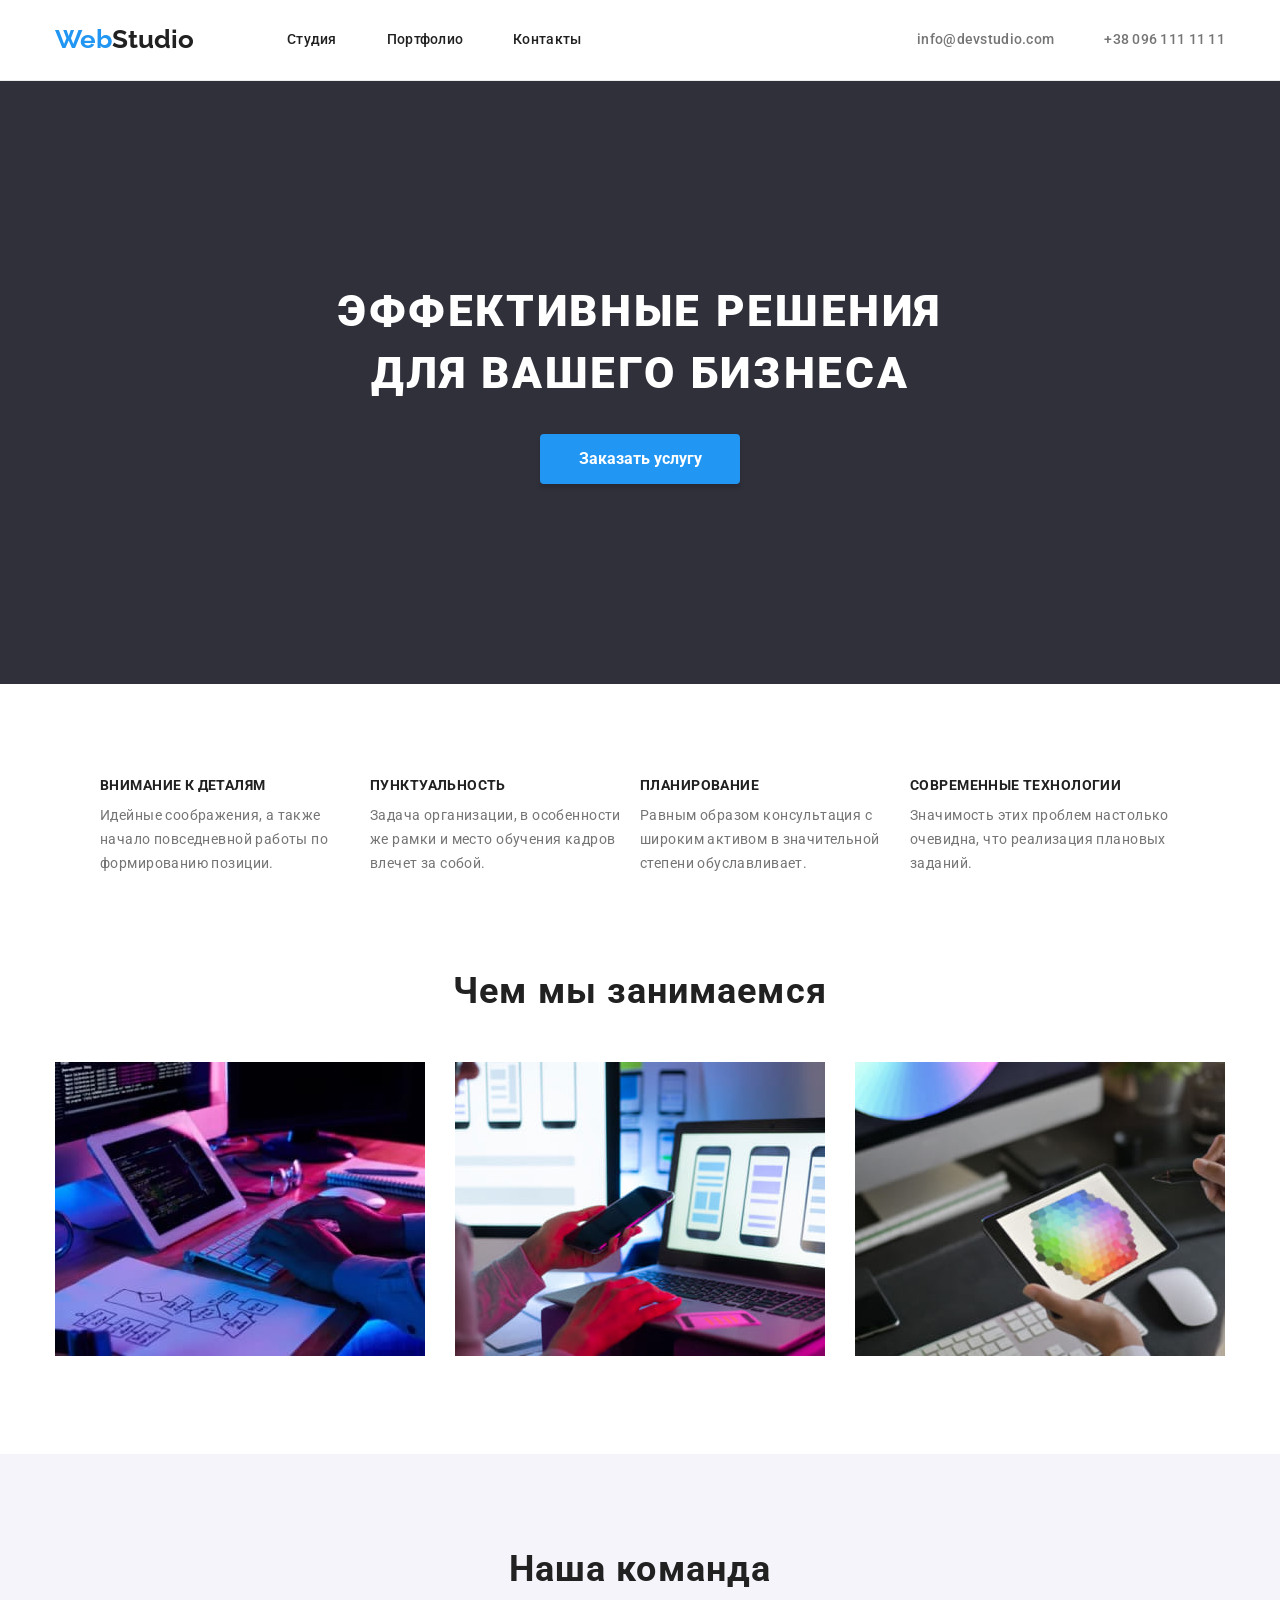
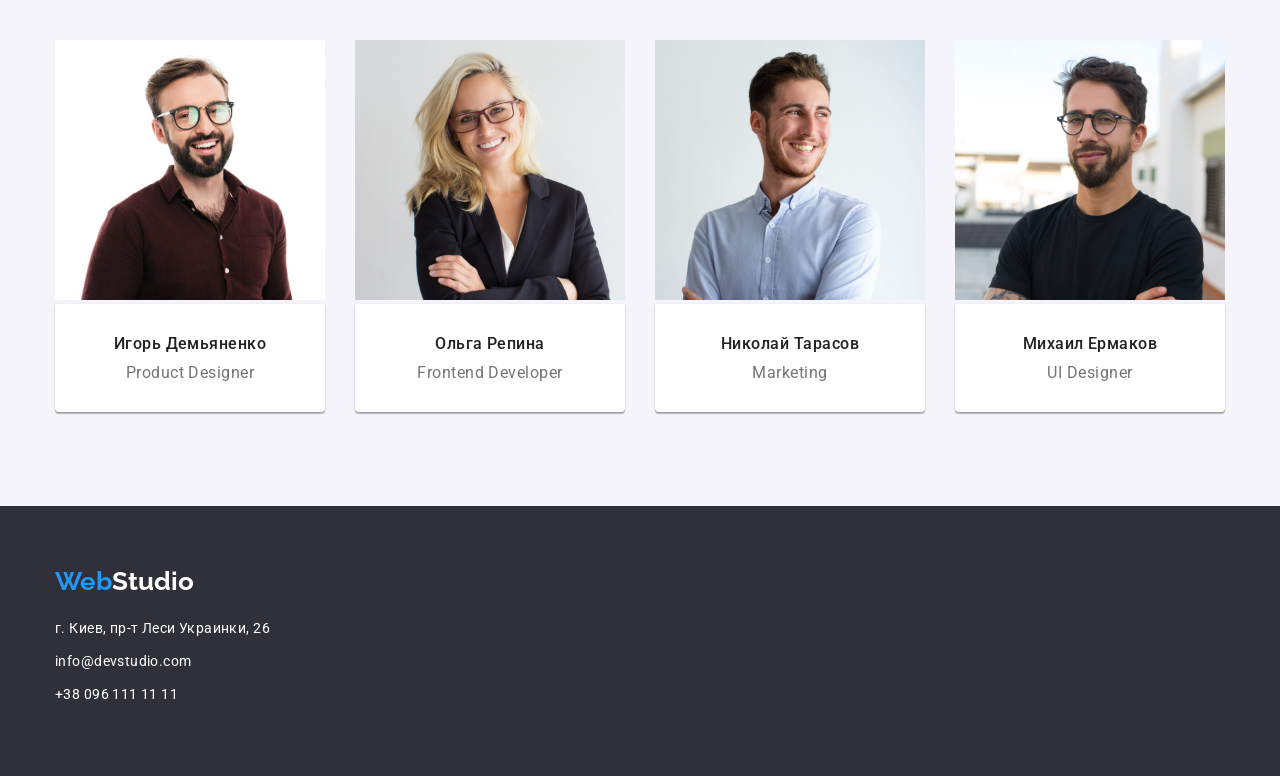
<file: index.html>
<!DOCTYPE html>
<html lang="ru">
<head>
    
    <meta charset="UTF-8">
    <meta http-equiv="X-UA-Compatible" content="IE=edge">
    <meta name="viewport" content="width=device-width, initial-scale=1.0">
    <title>Studio</title>
    <link rel="stylesheet" href="https://cdnjs.cloudflare.com/ajax/libs/modern-normalize/1.1.0/modern-normalize.min.css"
        integrity="sha512-wpPYUAdjBVSE4KJnH1VR1HeZfpl1ub8YT/NKx4PuQ5NmX2tKuGu6U/JRp5y+Y8XG2tV+wKQpNHVUX03MfMFn9Q=="
        crossorigin="anonymous" referrerpolicy="no-referrer" />
<link rel="preconnect" href="https://fonts.googleapis.com">
<link rel="preconnect" href="https://fonts.gstatic.com" crossorigin>
<link href="https://fonts.googleapis.com/css2?family=Raleway:wght@700&family=Roboto:wght@400;500;700;900&display=swap"
    rel="stylesheet">
    <link rel="stylesheet" href="./css/styles.css" >
</head>
<body>
    

    <header class="header">
        <div class="container header-container">
            <div class="connect-header-logo">
        <a class="logo-title-up link" href=""><span class="logo-letters-up">Web</span>Studio</a>
        </div>
        <!--Navigation panel-->
        <nav class="nav-list">
            <ul class="header-list list">
                <li class="header-item"><a class="stuio link " href="">Студия</a></li>
                <li class="header-item"><a class="portfolio link" href="./portfolio.html">Портфолио</a></li>
                <li class="header-item"><a class="contacts link" href="">Контакты</a></li>
            </ul>
        </nav>
            
            <ul class="nav-link list">
                <li class="item">
                     <a class="item link" href="mailto:info@devstudio.com">info@devstudio.com</a>
                </li>
                <li class="item">
                     <a class="link" href="tel:+380961111111">+38 096 111 11 11</a>
                </li>
            </ul>
        </div>
    </header>

<main>
    <section class="hero-section">
        <div class="container hero-container">
            <h1 class="hero-title">Эффективные решения <br> для вашего бизнеса</h1>
            <button type="button" class="hero-button">Заказать услугу</button>
        </div>
    </section>
        
   
    <section class="skills-section">
        <div class="skills-cotainer container">
        <ul class="skills-list list">
            <li class="skills-list-item item">
                <div class="skills-container-item">
                <h3 class="skills-list-title">Внимание к деталям</h3>
                <p class="skills-list-paragraph">Идейные соображения, а также начало повседневной работы по формированию позиции.</p>
                </div>
            </li>
            <li class="item">
                <div class="skills-container-item">
                <h3 class="skills-list-title">Пунктуальность</h3>
                <p class="skills-list-paragraph">Задача организации, в особенности же рамки и место обучения кадров влечет за собой.</p>
                </div>
            </li>
            <li class="item">
                <div class="skills-container-item">
                <h3 class="skills-list-title">Планирование</h3>
                <p class="skills-list-paragraph">Равным образом консультация с широким активом в значительной степени обуславливает.</p>
                </div>
            </li>
            <li class="item">
                <div class="skills-container-item">
                <h3 class="skills-list-title">Современные технологии</h3>
                <p class="skills-list-paragraph">Значимость этих проблем настолько очевидна, что реализация плановых заданий.</p>
                </div>
            </li>
            
        </ul>
        </div>
    </section>

    <section class="work-list-section">
        <div class="work-list-container container">
        <h2 class="work-list-title">Чем мы занимаемся</h2>
        <ul class="work-list list">
            <li class="item">
                <img src="./imiges/box1.jpg" alt="ввод текста" width="370">
            </li>
            <li class="item">
                <img src="./imiges/box2.jpg" alt="ноутбук" width="370">
            </li>
            <li class="item">
                <img src="./imiges/box3.jpg" alt="планшет" width="370">
            </li>
        </div>
        </ul>
    </section>

    <section class="team-section">
        <div class="team-container container">
        <h2 class="team-title">Наша команда</h2>
        <ul class="team-list list">
            <li class="team-list-item item"> 
                <img src="./imiges/igor-demianenko.jpg" width="270" alt="Игорь Демьяненко">
                <div class="team-cards">
                <h3 class="team-title-item">Игорь Демьяненко</h3>
                <p class="team-paragraph-item">Product Designer</p>
                </div>
            </li>
            
             <li class="team-list-item item">
                  
                <img src="./imiges/olga-repina.jpg" width="270" alt="Ольга Репина">
                <div class="team-cards">
                <h3 class="team-title-item">Ольга Репина</h3>
                <p class="team-paragraph-item">Frontend Developer</p>
                </div>
            </li>
            
            <li class="team-list-item item"> 
                
                <img src="./imiges/nikolay-tarasov.jpg" width="270" alt="Николай Тарасов">
                <div class="team-cards">
                <h3 class="team-title-item">Николай Тарасов</h3>
                <p class="team-paragraph-item">Marketing</p>
                </div>
            </li>
            <li class="team-list-item item"> 
                <img src="./imiges/mikhail-ermakov.jpg" width="270" alt="Михаил Ермаков">
                <div class="team-cards">
                <h3 class="team-title-item">Михаил Ермаков</h3>
                <p class="team-paragraph-item">UI Designer</p>
                </div>
            </li>
        </ul>
        </div>
    </section>
</main>

<footer class="footer">
    <div class="footer-container container">
        <div class="logo-footer">
        <a class="logo-title-down link" href="./Index.html"><span class="logo-letters-down">Web</span>Studio</a>
            </div>
        <address class="address-font">
            <p class="address-footer"> г. Киев, пр-т Леси Украинки, 26</p>
                
            <ul class="nav-link-down list">
                <li class="item"> 
                    <a class="link" href="mailto:info@devstudio.com">info@devstudio.com</a>
                </li>
                <li class="item">
                    <a class="link" href="tel:+380961111111">+38 096 111 11 11</a>
                </li>
            </ul>
        </address>
    </div>
</footer>
</body>
</html>
</file>
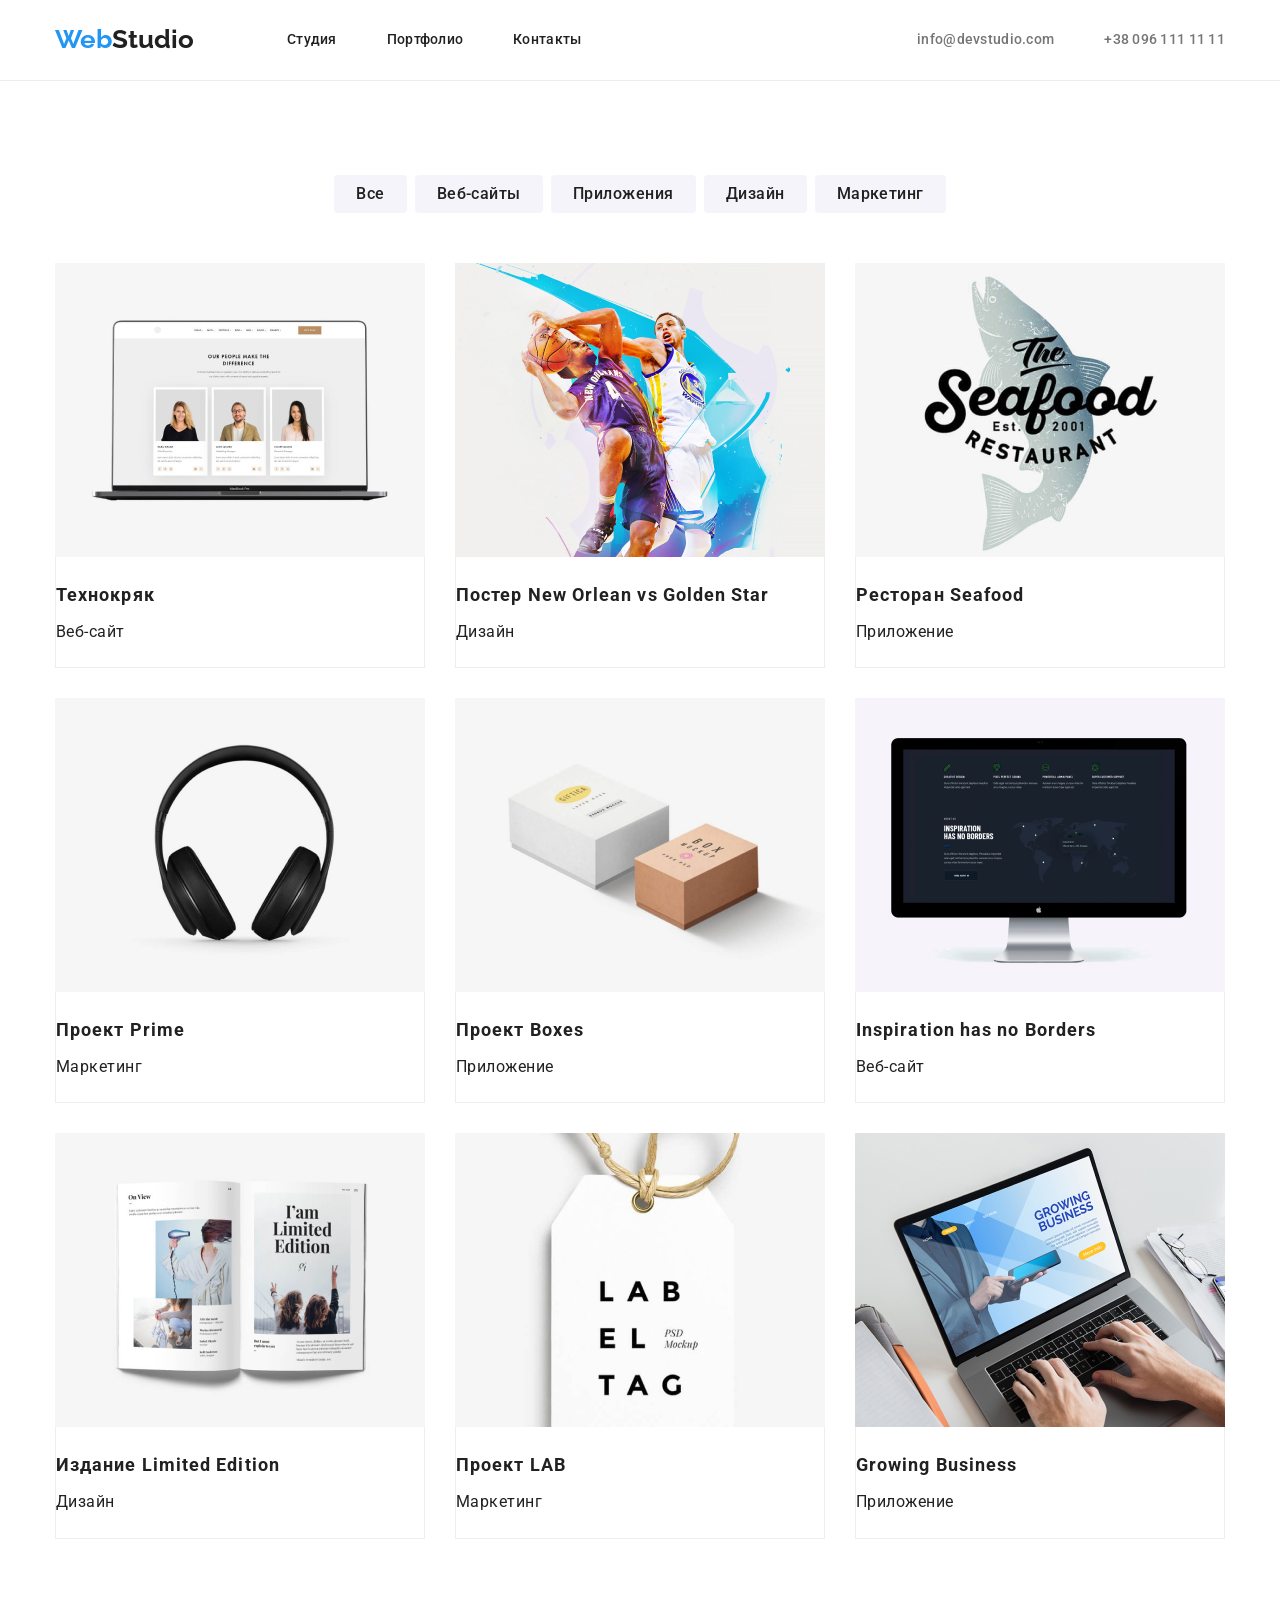
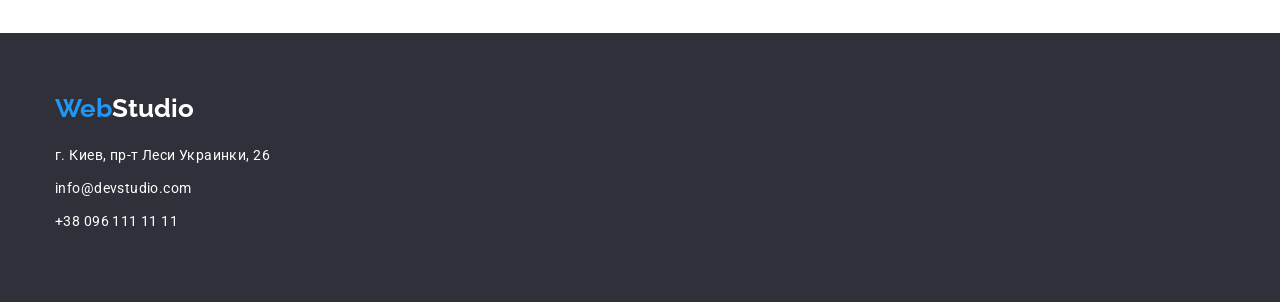
<file: portfolio.html>
<!DOCTYPE html>
<html lang="en">
<head>
    <meta charset="UTF-8">
    <meta http-equiv="X-UA-Compatible" content="IE=edge">
    <meta name="viewport" content="width=device-width, initial-scale=1.0">
    <title>Document</title>
    <link rel="preconnect" href="https://fonts.googleapis.com">
    <link rel="preconnect" href="https://fonts.gstatic.com" crossorigin>
    <link href="https://fonts.googleapis.com/css2?family=Raleway:wght@700&family=Roboto:wght@400;500;700;900&display=swap"
        rel="stylesheet">
        <link rel="stylesheet" href="https://cdnjs.cloudflare.com/ajax/libs/modern-normalize/1.1.0/modern-normalize.min.css"
            integrity="sha512-wpPYUAdjBVSE4KJnH1VR1HeZfpl1ub8YT/NKx4PuQ5NmX2tKuGu6U/JRp5y+Y8XG2tV+wKQpNHVUX03MfMFn9Q=="
            crossorigin="anonymous" referrerpolicy="no-referrer" />
    <link rel="stylesheet" href="./css/styles.css">
</head>
<body>
    <header class="header">
    <div class="container header-container">
        <div class="connect-header-logo">
            <a class="logo-title-up link" href=""><span class="logo-letters-up">Web</span>Studio</a>
        </div>
        <!--Navigation panel-->
        <nav class="nav-list">
            <ul class="header-list list">
                <li class="header-item"><a class="stuio link " href="./index.html">Студия</a></li>
                <li class="header-item"><a class="portfolio link" href="./portfolio.html">Портфолио</a></li>
                <li class="header-item"><a class="contacts link" href="">Контакты</a></li>
            </ul>
        </nav>
    
        <ul class="nav-link list">
            <li class="item">
                <a class="item link" href="mailto:info@devstudio.com">info@devstudio.com</a>
            </li>
            <li class="item">
                <a class="link" href="tel:+380961111111">+38 096 111 11 11</a>
            </li>
        </ul>
    </div>
    </header>
<main>

        <section class="filter-section">
            <div class="filter-container container">
            <ul class="filter-section-list list">
                <li class="item">
                    <button type="button" class="button">Все</button>
                </li>
            
                <li class="item">
                    <button type="button" class="button">Веб-сайты</button>
                </li>
            
                <li class="item">
                    <button type="button" class="button">Приложения</button>
                </li>
            
                <li class="item">
                    <button type="button" class="button">Дизайн</button>
                </li>
            
                <li class="item">
                    <button type="button" class="button">Маркетинг</button>
                </li>
            </ul>

            <ul class="portfolio-list list">
               <li class="portfolio-list-item">
                   
                    <img class="portfolio-image" src="./imiges/img.jpg" alt="страница сайта" width="370" >
                    <div class="portfolio-cards">
                    <h2 class="portfolio-list-title">Технокряк</h2>
                    <p class="portfolio-list-paragraph">Веб-сайт</p>
                    </div>
               </li>
                <li class="portfolio-list-item">
                    <img class="portfolio-image" src="./imiges/basketball.jpg" alt="баскетбол" width="370">
                    <div class="portfolio-cards">
                    <h2 class="portfolio-list-title">Постер New Orlean vs Golden Star</h2>
                    <p class="portfolio-list-paragraph">Дизайн</p>
                    </div>
                </li>
                <li class="portfolio-list-item">
                    
                    <img class="portfolio-image" src="./imiges/seafood.jpg" alt="логотип ресторана" width="370">
                    <div class="portfolio-cards">
                    <h2 class="portfolio-list-title">Ресторан Seafood</h2>
                    <p class="portfolio-list-paragraph">Приложение</p>
                    </div>
               </li>
               <li class="portfolio-list-item">
                    <img class="portfolio-image" src="./imiges/prime.jpg" alt="наушники" width="370">
                    <div class="portfolio-cards">
                    <h2 class="portfolio-list-title">Проект Prime</h2>
                    <p class="portfolio-list-paragraph">Маркетинг</p>
                    </div>
                </li>
                <li class="portfolio-list-item">
                    <img class="portfolio-image" src="./imiges/boxes.jpg" alt="коробки" width="370">
                    <div class="portfolio-cards">
                    <h2 class="portfolio-list-title">Проект Boxes</h2>
                    <p class="portfolio-list-paragraph">Приложение</p>
                    </div>
                </li>
                <li class="portfolio-list-item">
                    <img class="portfolio-image" src="./imiges/no-borders.jpg" alt="монитор" width="370">
                    <div class="portfolio-cards">
                    <h2 class="portfolio-list-title">Inspiration has no Borders</h2>
                    <p class="portfolio-list-paragraph">Веб-сайт</p>
                    </div>
                    
                </li>
                <li class="portfolio-list-item">
                    <img class="portfolio-image" src="./imiges/book.jpg" alt="книга" width="370">
                    <div class="portfolio-cards">
                    <h2 class="portfolio-list-title">Издание Limited Edition</h2>
                    <p class="portfolio-list-paragraph">Дизайн</p>
                    </div>
                    
                </li>
                <li class="portfolio-list-item">
                    <img class="portfolio-image" src="./imiges/lab.jpg" alt="бирка" width="370">
                    <div class="portfolio-cards">
                    <h2 class="portfolio-list-title">Проект LAB</h2>
                    <p class="portfolio-list-paragraph">Маркетинг</p>
                    </div>
                    
                </li>
                <li class="portfolio-list-item">
                    <img class="portfolio-image" src="./imiges/notebook.jpg" alt="ноутбук" width="370">
                    <div class="portfolio-cards">
                    <h2 class="portfolio-list-title">Growing Business</h2>
                    <p class="portfolio-list-paragraph">Приложение</p>
                    </div>
                </li>
            </ul>
            </div>
        </section>
</main>
<footer class="footer">
    <div class="footer-container container">
        <div class="logo-footer">
            <a class="logo-title-down link" href="./Index.html"><span class="logo-letters-down">Web</span>Studio</a>
        </div>
        <address class="address-font">
            <p class="address-footer"> г. Киев, пр-т Леси Украинки, 26</p>
    
            <ul class="nav-link-down list">
                <li class="item">
                    <a class="link" href="mailto:info@devstudio.com">info@devstudio.com</a>
                </li>
                <li class="item">
                    <a class="link" href="tel:+380961111111">+38 096 111 11 11</a>
                </li>
            </ul>
        </address>
    </div>
</address>
</footer>
</body>
</html>
</file>
<file: css/styles.css>
/* первичный цвет #212121 */
/* вторичный текст #757575 */
/* Цвет шрифта оглавления героя #FFFFFF */
/* Фон выделения  #2196F3 */
/* Фон хедера #FFFFFF */
/* Фон первой секции #E5E5E5 */
/* Фон второй секции  #F5F4FA */

*,
*::before,
*::after {
  box-sizing: border-box;
}

p,
h1,
h2,
h3,
h4,
h5,
h6 {
  margin: 0;
}

ul {
  margin: 0;
  padding: 0;
}

.container {
  width: 1200px;
  padding-left: 15px;
  padding-right: 15px;
  margin: 0 auto;
}

.header-container {
  display: flex;
  align-items: center;
  height: 80px;
}

:root {
  --primary-text-color: #212121;
  --secondary-text-color: #757575;
  --accent-color: #2196f3;
  --white-text-color: #ffffff;
  --header-bg-color: #ffffff;
  --footer-bg-color: #2f303a;
  --section-bg-color: #f5f4fa;
}
body {
  color: var(--primary-text-color);
  font-family: Roboto, sans-serif;
  font-style: normal;
  font-weight: 400;
  font-size: 14px;
  line-height: 1.14;
}
/*сброс точек списка*/
.list {
  list-style: none;
}
/*обнуление подчёркивания ссылок*/
.link {
  text-decoration: none;
}

.header {
  background-color: var(--header-bg-color);
  border-bottom: 1px solid #ececec;
}
.header-list {
  display: flex;
}
.nav-link {
  display: flex;
  margin-left: auto;
}

.connect-header-logo {
  padding-right: 93px;
  padding-top: 24px;
  padding-bottom: 25px;
}

.header-item {
  margin-right: 50px;
}

.header-item:last-child {
  margin-right: 0;
}

.nav-link .item + .item {
  margin-left: 50px;
}

/*----------------hero-section-----------------------*/
.hero-section {
  padding-top: 200px;
  padding-bottom: 200px;
  background-color: #2f303a;
}

.hero-container {
  display: flex;
  flex-direction: column;
  align-items: center;
}

/*оглавление героя*/
.hero-title {
  color: var(--white-text-color);
  font-weight: 900;
  font-size: 44px;
  line-height: 1.4;
  text-align: center;
  letter-spacing: 0.06em;
  text-transform: uppercase;

  display: flex;
  margin-bottom: 30px;
}

.hero-button {
  background-color: var(--accent-color);
  color: #ffffff;
  font-weight: 700;
  font-size: 16px;
  line-height: 1.87;
  width: 200px;
  height: 50px;
  background: #2196f3;
  box-shadow: 0px 4px 4px rgba(0, 0, 0, 0.15);
  border-radius: 4px;
  padding: 10px 32px;
  border: transparent;
  cursor: pointer;
}

/*----------------skills-section--------------*/

.skills-section {
  padding-top: 94px;
  padding-bottom: 94px;
}

.skills-list {
  display: flex;
  justify-content: center;
}

.skills-container-item {
  width: 270px;
}

.skills-list-title {
  font-weight: 700;
  font-size: 14px;
  line-height: 1.14;
  letter-spacing: 0.03em;
  text-transform: uppercase;
  margin-bottom: 10px;
}

.skills-list-paragraph {
  color: var(--secondary-text-color);
  font-weight: 400;
  font-size: 14px;
  line-height: 1.7;
  letter-spacing: 0.03em;
}
/*----------------work-list-container--------------*/
.work-list-section {
  padding-bottom: 94px;
}

.work-list-title {
  font-weight: 700;
  font-size: 36px;
  line-height: 1.17;
  text-align: center;
  letter-spacing: 0.03em;

  margin-bottom: 50px;
}

.work-list {
  display: flex;
}
.work-list .item:not(:last-child) {
  margin-right: 30px;
}

/*----------------team-section--------------*/
.team-section {
  padding-top: 94px;
  padding-bottom: 94px;
  background-color: var(--section-bg-color);
  width: auto;
}

.team-list {
  display: flex;
  justify-content: center;
}
.team-cards {
  width: 270px;
  background: #ffffff;
  box-shadow: 0px 1px 3px rgba(0, 0, 0, 0.12), 0px 1px 1px rgba(0, 0, 0, 0.14),
    0px 2px 1px rgba(0, 0, 0, 0.2);
  border-radius: 0px 0px 4px 4px;
  padding-top: 30px;
  padding-bottom: 30px;
}
.team-list .item:not(:last-child) {
  margin-right: 30px;
}

.team-title {
  font-weight: 700;
  font-size: 36px;
  line-height: 1.17;
  text-align: center;
  letter-spacing: 0.03em;
  margin-bottom: 50px;
}

.team-title-item {
  font-weight: 500;
  font-size: 16px;
  line-height: 1.2;
  letter-spacing: 0.03em;
  text-align: center;
  margin-bottom: 10px;
}
.team-paragraph-item {
  color: var(--secondary-text-color);
  font-weight: 400;
  font-size: 16px;
  line-height: 1.2;
  letter-spacing: 0.03em;
  text-align: center;
}

/*----------------footer-container--------------*/
.footer {
  padding-top: 60px;
  padding-bottom: 60px;
}

.logo-footer {
  margin-bottom: 20px;
}

.nav-link-down .item {
  margin-bottom: 9px;
}
.address-footer {
  margin-bottom: 9px;
}
/*характеристики шрифта логотипа*/
.logo-title-up {
  color: var(--primary-text-color);
  font-family: Raleway, sans-serif;
  font-style: normal;
  font-weight: 700;
  font-size: 26px;
  line-height: 1.2;
}
/*назначение цвета первых букв логотипа сверху*/
.logo-letters-up {
  color: var(--accent-color);
}

/*панель навигации*/
.nav-list .link {
  color: var(--primary-text-color);

  font-weight: 500;
  font-size: 14px;
  line-height: 1.14;
  letter-spacing: 0.02em;
}

.nav-list .link:hover,
.nav-list .link:focus {
  color: var(--accent-color);
}
/*панель ссылок хедера*/
.nav-link .link {
  color: var(--secondary-text-color);
  font-weight: 500;
  font-size: 14px;
  line-height: 1.14;
  letter-spacing: 0.02em;
}
.nav-link .link:hover,
.nav-link .link:focus {
  color: var(--accent-color);
}

.footer {
  background-color: var(--footer-bg-color);
}

.logo-letters-down {
  color: var(--accent-color);
}

.logo-title-down {
  color: var(--white-text-color);
  font-family: Raleway, sans-serif;
  font-style: normal;
  font-weight: 700;
  font-size: 26px;
  line-height: 1.2;
}

/*назначение характеристик строке адреса*/
.address-font p {
  color: var(--white-text-color);
  font-style: normal;
  font-size: 14px;
  line-height: 1.7;
  letter-spacing: 0.03em;
}

.nav-link-down a {
  text-decoration: none;
  list-style: none;
  font-style: normal;
  font-size: 14px;
  line-height: 1.7;
  letter-spacing: 0.03em;
  /*color: rgba(255, 255, 255, 0.6);*/
  color: var(--white-text-color);
}
/*------------------portfolio.html----------------------*/
.filter-section {
  padding-top: 94px;
  padding-bottom: 94px;
}

.filter-section-list .button {
  color: var(--primary-text-color);
  font-family: Roboto;
  font-style: normal;
  font-weight: 500;
  font-size: 16px;
  line-height: 1.6;
  letter-spacing: 0.03em;
  padding: 6px 22px;
  background-color: #f5f4fa;
  border-radius: 4px;
  border: transparent;
}

.filter-section-list .button:hover,
.filter-section-list .button:focus {
  background-color: var(--accent-color);
  color: #ffffff;
}

.filter-section-list .button {
  cursor: pointer;
}

.portfolio-list-title {
  font-weight: 700;
  font-size: 18px;
  line-height: 2;
  letter-spacing: 0.06em;
  margin-bottom: 4px;
}

.portfolio-list-paragraph {
  font-size: 16px;
  line-height: 1.9;
  letter-spacing: 0.03em;
}
/*------------filter-container----------*/

.filter-section-list {
  display: flex;
  justify-content: center;
  margin-bottom: 50px;
}
.filter-section-list .item:not(:last-child) {
  margin-right: 8px;
}
/*------------portfolio-list----------*/
.portfolio-list {
  display: flex;
  flex-wrap: wrap;
}
.portfolio-list-item {
  margin-right: 30px;
  justify-content: center;
  margin-bottom: 30px;
}

.portfolio-list-item:nth-child(3n) {
  margin-right: 0;
}

.portfolio-list-item:nth-last-child(-n + 3) {
  margin-bottom: 0;
}

.portfolio-image {
  display: block;
}

.portfolio-cards {
  border-left: 1px solid #eeeeee;
  border-right: 1px solid #eeeeee;
  border-bottom: 1px solid #eeeeee;
  padding-top: 20px;
  padding-bottom: 20px;
}
</file>
